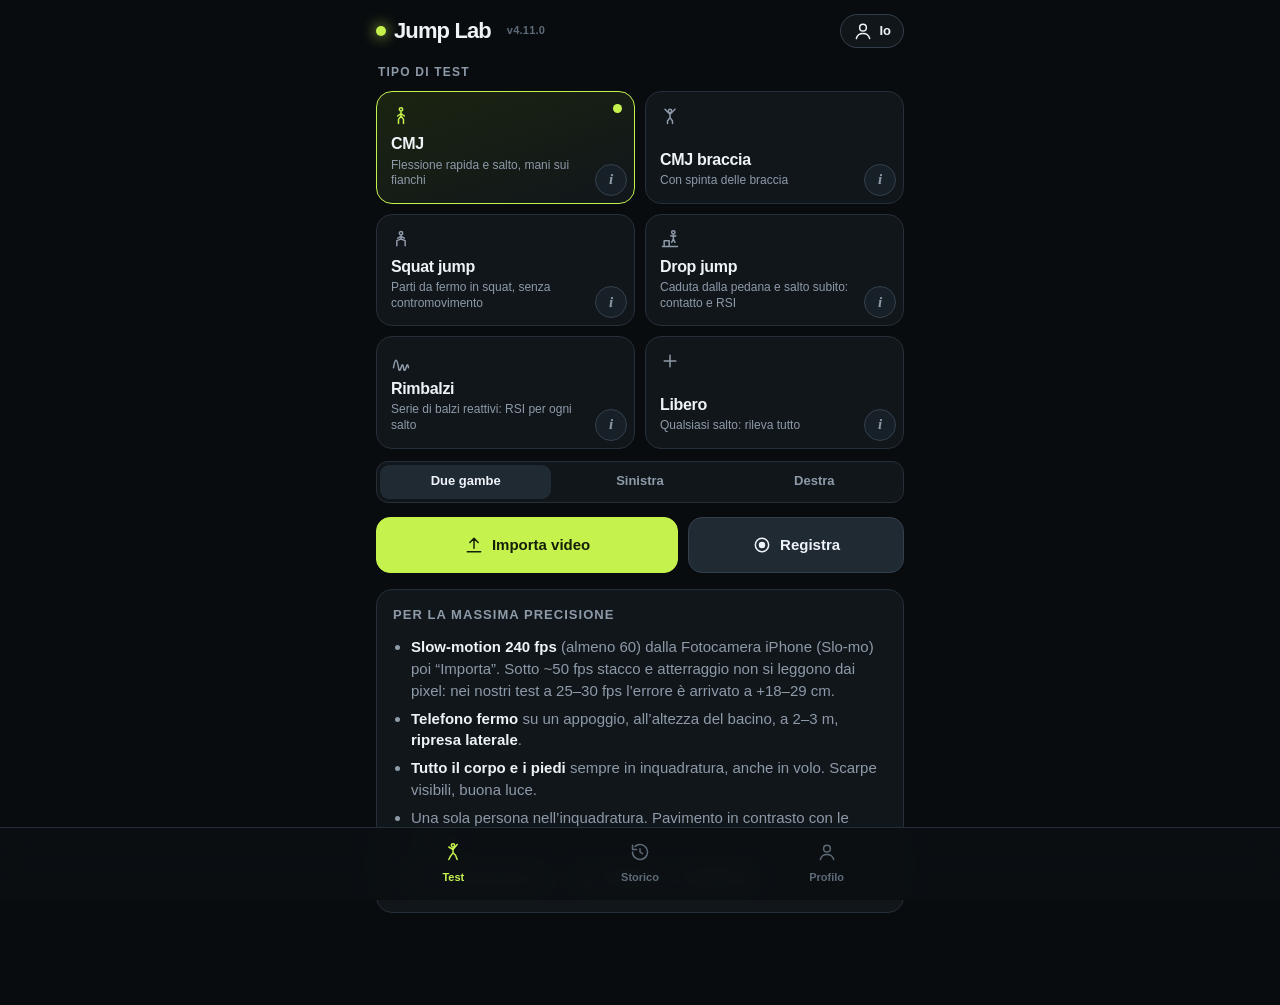
<file: index.html>
<!doctype html>
<html lang="it">
<head>
<meta charset="utf-8">
<meta name="viewport" content="width=device-width,initial-scale=1,viewport-fit=cover">
<meta name="theme-color" content="#090c0f">
<meta name="apple-mobile-web-app-capable" content="yes">
<meta name="apple-mobile-web-app-status-bar-style" content="black-translucent">
<meta name="apple-mobile-web-app-title" content="Jump Lab">
<link rel="manifest" href="./manifest.webmanifest">
<link rel="apple-touch-icon" href="./icons/icon-192.png">
<link rel="icon" href="./icons/icon-192.png">
<link rel="stylesheet" href="./css/app.css">
<title>Jump Lab · altezza del salto e RSI</title>
</head>
<body>
<main id="app"></main>
<noscript>Jump Lab richiede JavaScript.</noscript>
<script type="module" src="./js/main.js"></script>
</body>
</html>
</file>
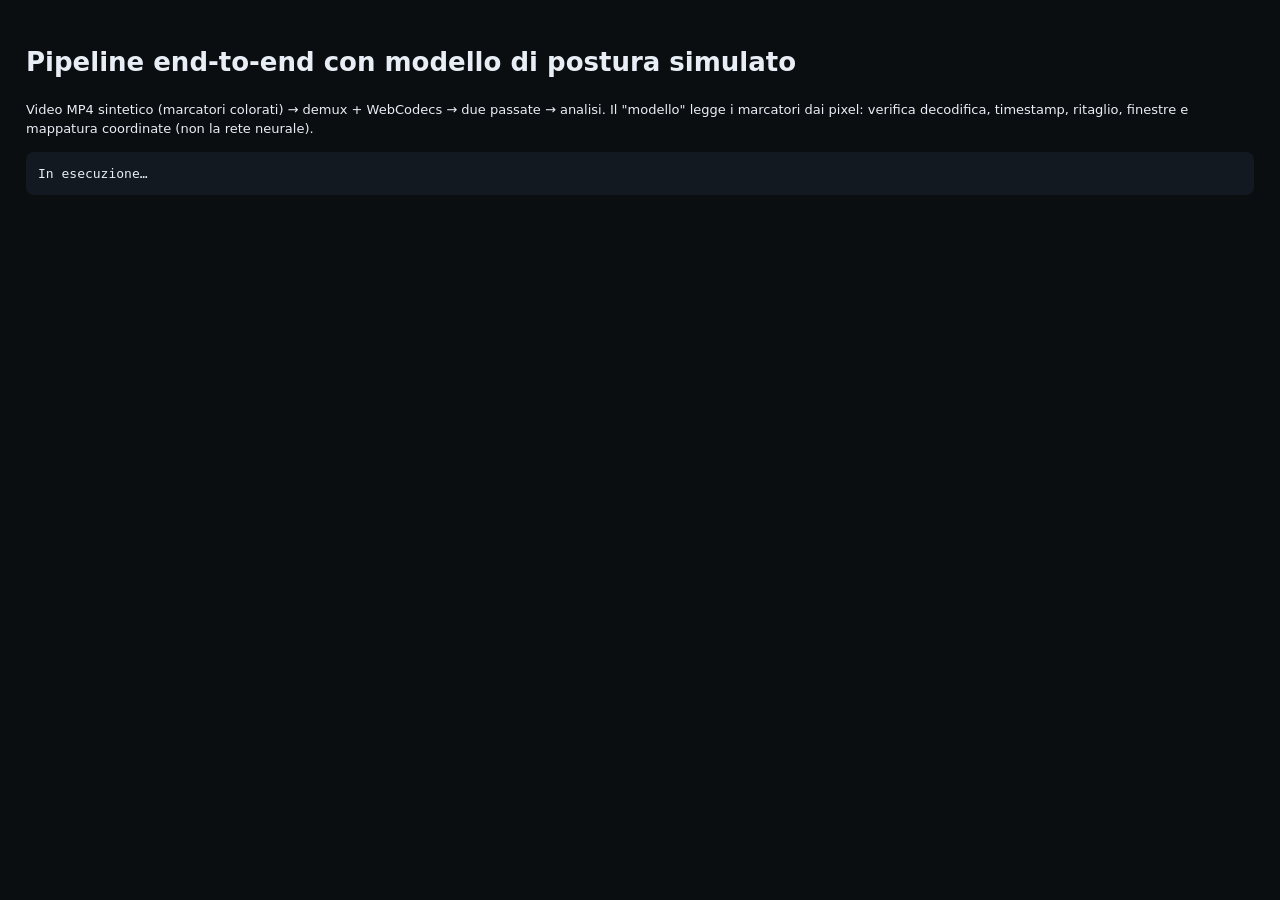
<file: tests/pipeline.html>
<!doctype html>
<html lang="it"><head><meta charset="utf-8"><title>Jump Lab · test pipeline</title>
<style>body{font:13px/1.5 system-ui;background:#0b0e11;color:#e8eef5;padding:18px}pre{background:#121920;padding:12px;border-radius:8px;overflow:auto}.ok{color:#c6f24e}.bad{color:#ff7b7b}</style></head>
<body><h1>Pipeline end-to-end con modello di postura simulato</h1>
<p>Video MP4 sintetico (marcatori colorati) → demux + WebCodecs → due passate → analisi. Il "modello" legge i
marcatori dai pixel: verifica decodifica, timestamp, ritaglio, finestre e mappatura coordinate (non la rete neurale).</p>
<pre id="out">In esecuzione…</pre>
<script type="module">
import { pose } from '../js/engine/pose.js';
import { runAnalysis } from '../js/engine/pipeline.js';

const COLORS = { toe: [255, 0, 0], heel: [0, 255, 0], hip: [0, 0, 255], sh: [255, 255, 0], nose: [255, 0, 255], knee: [0, 255, 255], ank: [255, 128, 0] };
const LMS = { toe: [31, 32], heel: [29, 30], hip: [23, 24], sh: [11, 12], nose: [0], knee: [25, 26], ank: [27, 28] };
pose.init = async () => ({ model: 'mock', delegate: 'none' });
pose.detect = (canvas) => {
  const ctx = canvas.getContext('2d');
  const { width: w, height: h } = canvas;
  const d = ctx.getImageData(0, 0, w, h).data;
  const acc = {};
  for (const k in COLORS) acc[k] = [0, 0, 0];
  for (let i = 0; i < d.length; i += 4) {
    for (const k in COLORS) {
      const c = COLORS[k];
      if (Math.abs(d[i] - c[0]) + Math.abs(d[i + 1] - c[1]) + Math.abs(d[i + 2] - c[2]) < 110) {
        const p = i / 4; acc[k][0] += p % w; acc[k][1] += Math.floor(p / w); acc[k][2]++;
      }
    }
  }
  const kp = new Float32Array(99);
  let ok = 0;
  for (const k in COLORS) {
    const a = acc[k];
    if (a[2] < 4) continue;
    ok++;
    for (const i of LMS[k]) { kp[i * 3] = a[0] / a[2] / w; kp[i * 3 + 1] = a[1] / a[2] / h; kp[i * 3 + 2] = 0.95; }
  }
  return ok >= 5 ? kp : null;
};

const g = 9.80665, lines = [];
for (const name of ['cmj240', 'cmj60']) {
  const buf = await (await fetch(`./fixtures/${name}.mp4`)).blob();
  const truth = await (await fetch(`./fixtures/${name}.json`)).json();
  const file = new File([buf], name + '.mp4', { type: 'video/mp4' });
  const t0 = performance.now();
  const stages = [];
  const session = await runAnalysis(file, { testType: 'cmj', heightCm: 175, model: 'mock' }, {
    onStage: (s) => { if (!stages.includes(s)) stages.push(s); },
    onLog: (s) => lines.push('  log: ' + s),
  });
  const ms = performance.now() - t0;
  lines.push(`${name}: ${session.meta.kind} ${session.meta.width}x${session.meta.height} ${session.meta.fps.toFixed(1)}fps ${session.meta.frameCount} frame · ${ms.toFixed(0)} ms · stadi ${stages.join('>')}`);
  lines.push(`  finestre: ${session.windows.map((w) => `${w.t0.toFixed(2)}-${w.t1.toFixed(2)}s (${w.frames.length} frame, crop ${w.crop.w.toFixed(2)}x${w.crop.h.toFixed(2)})`).join(' | ')}`);
  const j = session.jumps?.[0];
  if (!j) { lines.push('  NESSUN SALTO: ' + (session.error || session.noCoarseJump)); continue; }
  const eT = Math.abs(j.T - truth.T) * 1000, eTo = (j.to - truth.to) * 1000, eTd = (j.td - truth.td) * 1000;
  const hTrue = (g * truth.T ** 2) / 8 * 100;
  lines.push(`  stacco ${j.to.toFixed(4)} (err ${eTo.toFixed(1)} ms) · atterraggio ${j.td.toFixed(4)} (err ${eTd.toFixed(1)} ms) · T ${j.T.toFixed(4)} (err ${eT.toFixed(1)} ms)`);
  lines.push(`  altezza ${j.heightCm.toFixed(1)} cm (vero ${hTrue.toFixed(1)}) · dip ${j.dipCm.toFixed(1)} cm · conf ${j.confidence} (${j.issues.map((i) => i.code).join(',') || '—'})`);
  const okk = eT < 8 && session.meta.kind === 'webcodecs';
  lines.push(`  <span class="${okk ? 'ok' : 'bad'}">${okk ? 'OK' : 'FUORI SOGLIA'}</span>`);
}
document.getElementById('out').innerHTML = lines.join('\n');
window.__done = true;
</script></body></html>
</file>
<file: css/app.css>
:root{
  --bg:#090c0f;--surface:#11161b;--surface2:#182027;--surface3:#202a33;--line:#252f39;--line2:#33404c;
  --text:#eef3f8;--muted:#8d9aa8;--faint:#5d6a77;
  --accent:#c6f24e;--accent-ink:#141f08;--blue:#5ec8ff;--amber:#ffc15e;--red:#ff6b6b;--green:#7bf0a4;
  --r:16px;--r-sm:11px;--safe-b:env(safe-area-inset-bottom,0px);--safe-t:env(safe-area-inset-top,0px);
  color-scheme:dark;
}
*{box-sizing:border-box;-webkit-tap-highlight-color:transparent}
html,body{margin:0;background:var(--bg);color:var(--text);font:15px/1.45 -apple-system,BlinkMacSystemFont,"SF Pro Text","Segoe UI",Roboto,Inter,sans-serif;-webkit-font-smoothing:antialiased}
body{min-height:100dvh;overscroll-behavior-y:none}
button,input,select{font:inherit;color:inherit}
button{cursor:pointer;border:0;background:none;padding:0}
h1,h2,h3{margin:0;letter-spacing:-.02em}
.num{font-variant-numeric:tabular-nums;letter-spacing:-.03em}
#app{max-width:560px;margin:0 auto;padding:calc(var(--safe-t) + 14px) 16px calc(92px + var(--safe-b))}
#app.wide{max-width:1100px}
.hide{display:none!important}
.muted{color:var(--muted)}.faint{color:var(--faint)}
.small{font-size:12.5px}.tiny{font-size:11px}
.row{display:flex;align-items:center;gap:10px}.between{justify-content:space-between}.grow{flex:1;min-width:0}
.stack{display:flex;flex-direction:column;gap:12px}
svg.i{width:20px;height:20px;stroke:currentColor;fill:none;stroke-width:1.8;stroke-linecap:round;stroke-linejoin:round;flex:none}

/* header */
.top{display:flex;align-items:center;justify-content:space-between;gap:10px;margin-bottom:16px}
.brand{font-size:22px;font-weight:800;letter-spacing:-.04em;display:flex;align-items:center;gap:8px}
.brand i{width:10px;height:10px;border-radius:50%;background:var(--accent);box-shadow:0 0 14px var(--accent)}
.chip{display:inline-flex;align-items:center;gap:6px;border:1px solid var(--line2);background:var(--surface);border-radius:99px;padding:6px 12px;font-size:13px;font-weight:600;color:var(--text);white-space:nowrap}
.chip.sel{background:var(--accent);border-color:var(--accent);color:var(--accent-ink)}
.chip.ghost{border-color:transparent;background:var(--surface2);color:var(--muted)}
.back{width:38px;height:38px;border-radius:50%;background:var(--surface2);display:grid;place-items:center}

/* buttons */
.btn{display:inline-flex;align-items:center;justify-content:center;gap:8px;min-height:48px;padding:0 18px;border-radius:14px;font-weight:700;background:var(--surface3);border:1px solid var(--line2);transition:transform .08s,opacity .15s}
.btn:active{transform:scale(.97)}
.btn.primary{background:var(--accent);border-color:var(--accent);color:var(--accent-ink)}
.btn.danger{background:#3a1d20;border-color:#5b2a2f;color:#ff9b9b}
.btn.sm{min-height:36px;padding:0 12px;border-radius:10px;font-size:13px}
.btn.block{width:100%}
.btn:disabled{opacity:.4;pointer-events:none}
.btn.ghost{background:none;border-color:var(--line2)}
.iconbtn{width:42px;height:42px;border-radius:12px;background:var(--surface2);display:grid;place-items:center;border:1px solid var(--line)}
.iconbtn:active{background:var(--surface3)}

/* cards */
.card{background:var(--surface);border:1px solid var(--line);border-radius:var(--r);padding:16px}
.card h3{font-size:13px;font-weight:700;color:var(--muted);text-transform:uppercase;letter-spacing:.08em;margin-bottom:12px}
.sec{margin:22px 2px 10px;font-size:12px;font-weight:700;color:var(--muted);text-transform:uppercase;letter-spacing:.1em}

/* test grid */
.tests{display:grid;grid-template-columns:1fr 1fr;gap:10px}
.test{position:relative;text-align:left;padding:14px;border-radius:var(--r);background:var(--surface);border:1px solid var(--line);min-height:92px;display:flex;flex-direction:column;justify-content:space-between;gap:6px;transition:border-color .15s,background .15s}
.test div>b{display:block;font-size:16px;letter-spacing:-.02em}.test div>span{display:block;margin-top:2px}
.test span{font-size:12px;color:var(--muted);line-height:1.3}
.test svg{color:var(--muted)}
.test.sel{border-color:var(--accent);background:linear-gradient(160deg,#1a2410,var(--surface))}
.test.sel svg{color:var(--accent)}
.test.sel::after{content:"";position:absolute;top:12px;right:12px;width:9px;height:9px;border-radius:50%;background:var(--accent)}
.actions{display:grid;grid-template-columns:1.4fr 1fr;gap:10px;margin-top:14px}
.seg{display:flex;background:var(--surface);border:1px solid var(--line);border-radius:12px;padding:3px;gap:3px}
.seg button{flex:1;min-height:34px;border-radius:9px;font-size:13px;font-weight:600;color:var(--muted)}
.seg button.on{background:var(--surface3);color:var(--text)}
.field{display:flex;flex-direction:column;gap:6px}
.field label{font-size:12px;color:var(--muted);font-weight:600}
.input,select.input{width:100%;min-height:46px;padding:0 14px;border-radius:12px;background:var(--surface2);border:1px solid var(--line2);outline:none}
.input:focus{border-color:var(--accent)}
.tips li{margin:6px 0;color:var(--muted)}.tips b{color:var(--text)}
.tips{padding-left:18px;margin:0}

/* analyze */
.stage{display:flex;align-items:center;gap:10px;padding:7px 0;color:var(--faint);font-size:14px}
.stage .dot{width:18px;height:18px;border-radius:50%;border:2px solid var(--line2);display:grid;place-items:center;flex:none}
.stage.active{color:var(--text)}.stage.active .dot{border-color:var(--accent);border-top-color:transparent;animation:spin 0.9s linear infinite}
.stage.done{color:var(--muted)}.stage.done .dot{background:var(--accent);border-color:var(--accent)}
.stage.done .dot::after{content:"";width:5px;height:9px;border:solid var(--accent-ink);border-width:0 2px 2px 0;transform:rotate(45deg) translate(-1px,-1px)}
@keyframes spin{to{transform:rotate(360deg)}}
.bar{height:6px;border-radius:6px;background:var(--surface3);overflow:hidden}
.bar i{display:block;height:100%;width:0;background:var(--accent);transition:width .2s}

/* player */
.stagebox{position:relative;border-radius:var(--r);overflow:hidden;background:#05070a;border:1px solid var(--line);display:flex;justify-content:center}
.stagebox canvas{display:block;max-width:100%;max-height:min(62dvh,560px);width:auto;height:auto;touch-action:none}
.stagebox .badge{position:absolute;left:10px;top:10px;padding:5px 10px;border-radius:99px;font-size:12px;font-weight:800;letter-spacing:.05em;background:#0b0e11cc;backdrop-filter:blur(6px);border:1px solid var(--line2)}
.badge.air{color:var(--accent);border-color:var(--accent)!important}
.badge.ground{color:var(--blue)}
.stagebox .tcode{position:absolute;right:10px;top:10px;font-size:12px;background:#0b0e11cc;border-radius:8px;padding:4px 8px;color:var(--muted)}
.hero{display:flex;align-items:flex-end;justify-content:space-between;gap:12px}
.hero .big{font-size:60px;line-height:.95;font-weight:800;color:var(--accent)}
.hero .big small{font-size:20px;color:var(--muted);font-weight:600;margin-left:4px;letter-spacing:0}
.conf{padding:5px 11px;border-radius:99px;font-size:12px;font-weight:800;text-transform:uppercase;letter-spacing:.06em}
.conf.alta{background:#1c3a22;color:var(--green)}.conf.media{background:#3a2f17;color:var(--amber)}.conf.bassa{background:#3a1d20;color:var(--red)}
.metrics{display:grid;grid-template-columns:repeat(3,1fr);gap:8px}
.metric{background:var(--surface2);border:1px solid var(--line);border-radius:13px;padding:10px 11px;min-width:0}
.metric span{display:block;font-size:11px;color:var(--muted);font-weight:600}
.metric b{display:block;font-size:20px;margin-top:2px}
.metric small{font-size:11px;color:var(--faint);font-weight:500;margin-left:2px}
.pills{display:flex;gap:8px;overflow-x:auto;padding-bottom:4px;scrollbar-width:none}
.pills::-webkit-scrollbar{display:none}
.pill{flex:none;padding:8px 13px;border-radius:12px;background:var(--surface);border:1px solid var(--line);font-size:13px;font-weight:700;text-align:left;min-width:74px}
.pill small{display:block;font-weight:500;color:var(--muted);font-size:11px}
.pill.sel{border-color:var(--accent);background:#1a2410}
.pill.off{opacity:.45;text-decoration:line-through}
.ctrl{display:grid;grid-template-columns:repeat(5,1fr);gap:8px}
.ctrl .btn{min-height:46px;padding:0}
.chartbox{position:relative;border-radius:13px;background:var(--surface2);border:1px solid var(--line);touch-action:none;user-select:none;-webkit-user-select:none}
.chartbox svg{display:block;width:100%;height:170px}
.issue{display:flex;gap:10px;padding:10px 12px;border-radius:12px;background:var(--surface2);font-size:13px;line-height:1.4;margin-top:8px}
.issue svg{margin-top:1px}
.issue.bad{background:#2c1719;color:#ffb3b3}.issue.warn{background:#2b2412;color:#ffd9a0}.issue.info{color:var(--muted)}
table.t{width:100%;border-collapse:collapse;font-size:13px}
table.t th{color:var(--muted);font-weight:600;text-align:right;padding:6px 4px;font-size:11px;text-transform:uppercase;letter-spacing:.05em}
table.t td{text-align:right;padding:8px 4px;border-top:1px solid var(--line)}
table.t th:first-child,table.t td:first-child{text-align:left}
.sticky{position:fixed;left:0;right:0;bottom:0;padding:12px 16px calc(12px + var(--safe-b));background:linear-gradient(transparent,var(--bg) 35%);display:flex;gap:10px;justify-content:center;z-index:20}
.sticky .in{display:flex;gap:10px;width:100%;max-width:560px}
.grid2{display:grid;grid-template-columns:1fr 1fr;gap:10px}
.cols{display:grid;gap:14px}
@media(min-width:900px){.cols{grid-template-columns:minmax(0,1.15fr) minmax(0,1fr);align-items:start}}

/* tabbar */
.tabbar{position:fixed;left:0;right:0;bottom:0;z-index:30;background:#0b0f13ee;backdrop-filter:blur(14px);border-top:1px solid var(--line);padding:8px 10px calc(8px + var(--safe-b));display:flex;justify-content:center}
.tabbar .in{display:flex;max-width:560px;width:100%}
.tabbar button{flex:1;display:flex;flex-direction:column;align-items:center;gap:3px;padding:6px 0;font-size:11px;font-weight:600;color:var(--faint)}
.tabbar button.on{color:var(--accent)}

/* list */
.item{display:flex;align-items:center;gap:12px;padding:12px;border-radius:14px;background:var(--surface);border:1px solid var(--line);width:100%;text-align:left}
.item .thumb{width:54px;height:54px;border-radius:10px;background:var(--surface3) center/cover;flex:none}
.item .val{font-size:22px;font-weight:800;color:var(--accent)}
.item .val small{font-size:12px;color:var(--muted);font-weight:600}

/* modal & toast */
.scrim{position:fixed;inset:0;background:#000b;z-index:60;display:flex;align-items:flex-end;justify-content:center}
.sheet{width:100%;max-width:560px;max-height:92dvh;overflow:auto;background:var(--surface);border-radius:22px 22px 0 0;border:1px solid var(--line2);padding:20px 18px calc(20px + var(--safe-b))}
@media(min-width:700px){.scrim{align-items:center}.sheet{border-radius:22px}}
.toast{position:fixed;left:50%;bottom:calc(96px + var(--safe-b));transform:translateX(-50%);background:var(--surface3);border:1px solid var(--line2);padding:10px 16px;border-radius:12px;font-size:14px;z-index:80;max-width:90vw;box-shadow:0 10px 30px #0008}
.empty{text-align:center;padding:34px 18px;color:var(--muted)}
.empty b{display:block;color:var(--text);font-size:17px;margin:10px 0 4px}
.cam{position:fixed;inset:0;z-index:70;background:#000;display:flex;flex-direction:column}
.cam video{flex:1;min-height:0;width:100%;object-fit:cover}
.cam .guide{position:absolute;inset:0;pointer-events:none;display:grid;place-items:center}
.cam .bottom{padding:16px 16px calc(18px + var(--safe-b));display:flex;align-items:center;justify-content:space-between;background:#000}
.rec{width:68px;height:68px;border-radius:50%;border:4px solid #fff;display:grid;place-items:center}
.rec i{width:46px;height:46px;border-radius:50%;background:var(--red);transition:all .2s}
.rec.on i{width:26px;height:26px;border-radius:7px}
details.acc{border-top:1px solid var(--line);padding:10px 0}
details.acc summary{cursor:pointer;font-weight:600;color:var(--muted);font-size:13px;list-style:none;display:flex;justify-content:space-between}
details.acc summary::-webkit-details-marker{display:none}
.kv{display:flex;justify-content:space-between;gap:10px;padding:5px 0;font-size:13px}.kv span:first-child{color:var(--muted)}

.testwrap{position:relative;display:flex;flex-direction:column}.testwrap>.test{flex:1}
.infobtn{position:absolute;right:8px;bottom:8px;width:32px;height:32px;border-radius:50%;display:grid;place-items:center;font:italic 800 15px/1 Georgia,serif;color:var(--muted);background:var(--surface2);border:1.5px solid var(--line2)}
.infobtn:active{color:var(--accent);border-color:var(--accent)}
.qrow{display:flex;gap:10px;font-size:13px;line-height:1.4;margin-top:8px;color:var(--muted)}.qrow b{flex:none;width:18px;text-align:center}
.qrow.ok b{color:var(--accent)}.qrow.warn{color:#ffd9a0}.qrow.bad{color:#ffb3b3}

/* Niente zoom al doppio tocco (iOS Safari) né selezione di testo sui comandi: restano il pizzico a due dita e lo scroll */
html,body{touch-action:manipulation}
button,.btn,.chip,.pill,.test,.infobtn,.ctrl,.seg,.item,summary,label,.tabbar,.stagebox,.hero,.metric,.top{touch-action:manipulation;-webkit-user-select:none;user-select:none;-webkit-touch-callout:none}
input,textarea,select,pre,.sel{-webkit-user-select:text;user-select:text}
.stagebox canvas,.chartbox{touch-action:none}

.vm summary{align-items:center;gap:8px}.vmn{font-size:13px;color:var(--text);font-weight:700}.vmv{display:flex;align-items:center;gap:8px;margin-left:auto;font-size:14px;color:var(--text)}
.vmv .conf{padding:2px 8px;font-size:10px;font-style:normal}.vrec{margin-left:6px;font-size:10px;font-style:normal;font-weight:800;text-transform:uppercase;letter-spacing:.06em;color:var(--accent)}
.vpro{color:var(--green)}.vcon{color:var(--muted)}
.vdist{display:grid;grid-template-columns:1fr 1fr;gap:8px;margin-top:10px}.vdist>div{background:var(--surface2);border:1px solid var(--line);border-radius:13px;padding:10px 11px;min-width:0}
.vdist span{display:block;font-size:11px;color:var(--muted);font-weight:600}.vdist b{display:block;font-size:20px;margin-top:2px}.vdist small{display:block;font-size:11px;color:var(--muted);margin-top:2px;line-height:1.35}
@media(max-width:420px){.vdist{grid-template-columns:1fr}}
/* v4.8: sezioni delle metriche e grafici */
.msec{font-size:11px;font-weight:800;letter-spacing:.09em;text-transform:uppercase;color:var(--faint);margin:16px 0 8px}
.msec:first-child{margin-top:2px}
details.msecd{margin-top:16px;border-top:1px solid var(--line);padding-top:12px}
details.msecd summary{color:var(--muted);font-weight:700;font-size:12.5px;letter-spacing:.04em}
.plotbox{margin:6px 0 10px}.plotbox svg{display:block}
/* v4.10: risultati leggibili da chiunque */
@media(max-width:899px){.cols>.stack.res{order:-1}}
.ctx{margin-top:8px;padding:9px 12px;border-radius:12px;background:var(--surface2);font-size:13px;line-height:1.45;color:var(--text)}
.ctx.good{background:#1c3a22;color:#c9f5d4}.ctx.bad{background:#2c1719;color:#ffc9c9}
.keym{display:grid;grid-template-columns:1fr;gap:8px;margin-top:10px}
@media(min-width:520px){.keym{grid-template-columns:1fr 1fr}}
.kmi{background:var(--surface2);border:1px solid var(--line);border-radius:13px;padding:11px 12px}
.kmh{display:flex;justify-content:space-between;align-items:baseline;gap:10px}
.kmh span{font-size:13px;font-weight:700;color:var(--text)}
.kmh b{font-size:21px;white-space:nowrap}.kmh small{font-size:11px;color:var(--faint);font-weight:500}
.kmi p{margin:4px 0 0;font-size:12px;line-height:1.45;color:var(--muted)}
details.expert>summary{cursor:pointer;list-style:none;display:flex;justify-content:space-between;align-items:center;font-weight:700;font-size:14px}
details.expert>summary::-webkit-details-marker{display:none}
details.expert[open]>summary svg{transform:rotate(90deg)}
details.expert .card{background:var(--surface2);border-color:var(--line)}
details.expert .metric{background:var(--surface)}
</file>
